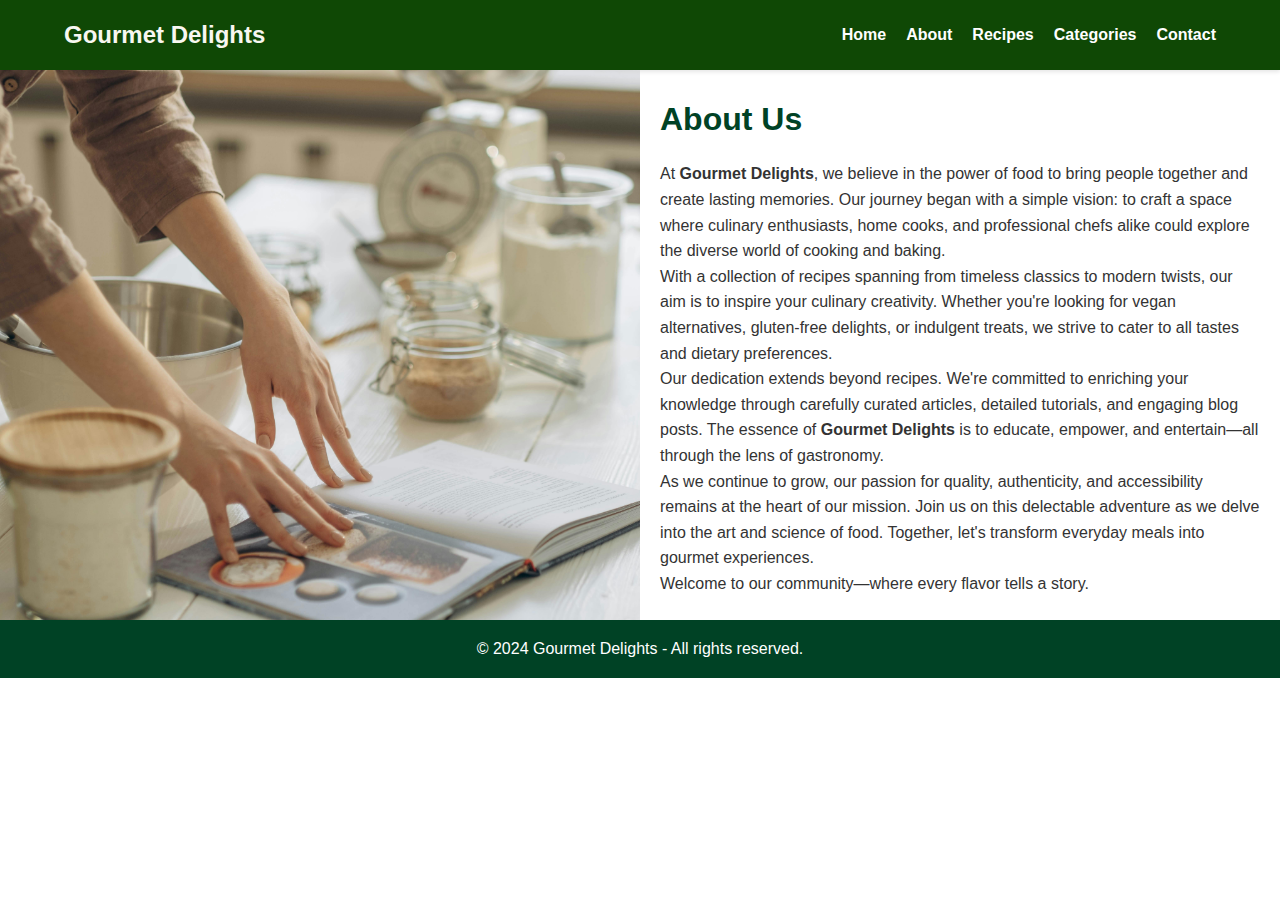
<file: About.html>
<!DOCTYPE html>
<html lang="en">
<head>
    <meta charset="UTF-8">
    <meta name="viewport" content="width=device-width, initial-scale=1.0">
    <title>About - Gourmet Delights</title>
    <link rel="stylesheet" href="styles.css">
</head>
<body>
    <header>
        <div class="header-content">
            <a href="index.html" style="text-decoration: none; color: inherit;">
                <h1>Gourmet Delights</h1>
            </a>
            <nav>
                <ul>
                    <li><a href="index.html">Home</a></li>
                    <li><a href="About.html">About</a></li>
                    <li><a href="Recipes.html">Recipes</a></li>
                    <li><a href="Categories.html">Categories</a></li>
                    <li><a href="Contact.html">Contact</a></li>
                </ul>
            </nav>
        </div>
    </header>

    <main>
        <section class="about">
            <div class="about-image">
                <!-- Image will be added via CSS -->
            </div>
            <div class="about-text">
                <h2>About Us</h2>
                <p>
                    At <strong>Gourmet Delights</strong>, we believe in the power of food to bring people together and create lasting memories. Our journey began with a simple vision: to craft a space where culinary enthusiasts, home cooks, and professional chefs alike could explore the diverse world of cooking and baking.
                </p>
                <p>
                    With a collection of recipes spanning from timeless classics to modern twists, our aim is to inspire your culinary creativity. Whether you're looking for vegan alternatives, gluten-free delights, or indulgent treats, we strive to cater to all tastes and dietary preferences.
                </p>
                <p>
                    Our dedication extends beyond recipes. We're committed to enriching your knowledge through carefully curated articles, detailed tutorials, and engaging blog posts. The essence of <strong>Gourmet Delights</strong> is to educate, empower, and entertain—all through the lens of gastronomy.
                </p>
                <p>
                    As we continue to grow, our passion for quality, authenticity, and accessibility remains at the heart of our mission. Join us on this delectable adventure as we delve into the art and science of food. Together, let's transform everyday meals into gourmet experiences.
                </p>
                <p>
                    Welcome to our community—where every flavor tells a story.
                </p>
            </div>
        </section>
    </main>

    <footer>
        <p>© 2024 Gourmet Delights - All rights reserved.</p>
    </footer>
</body>
</html>
</file>
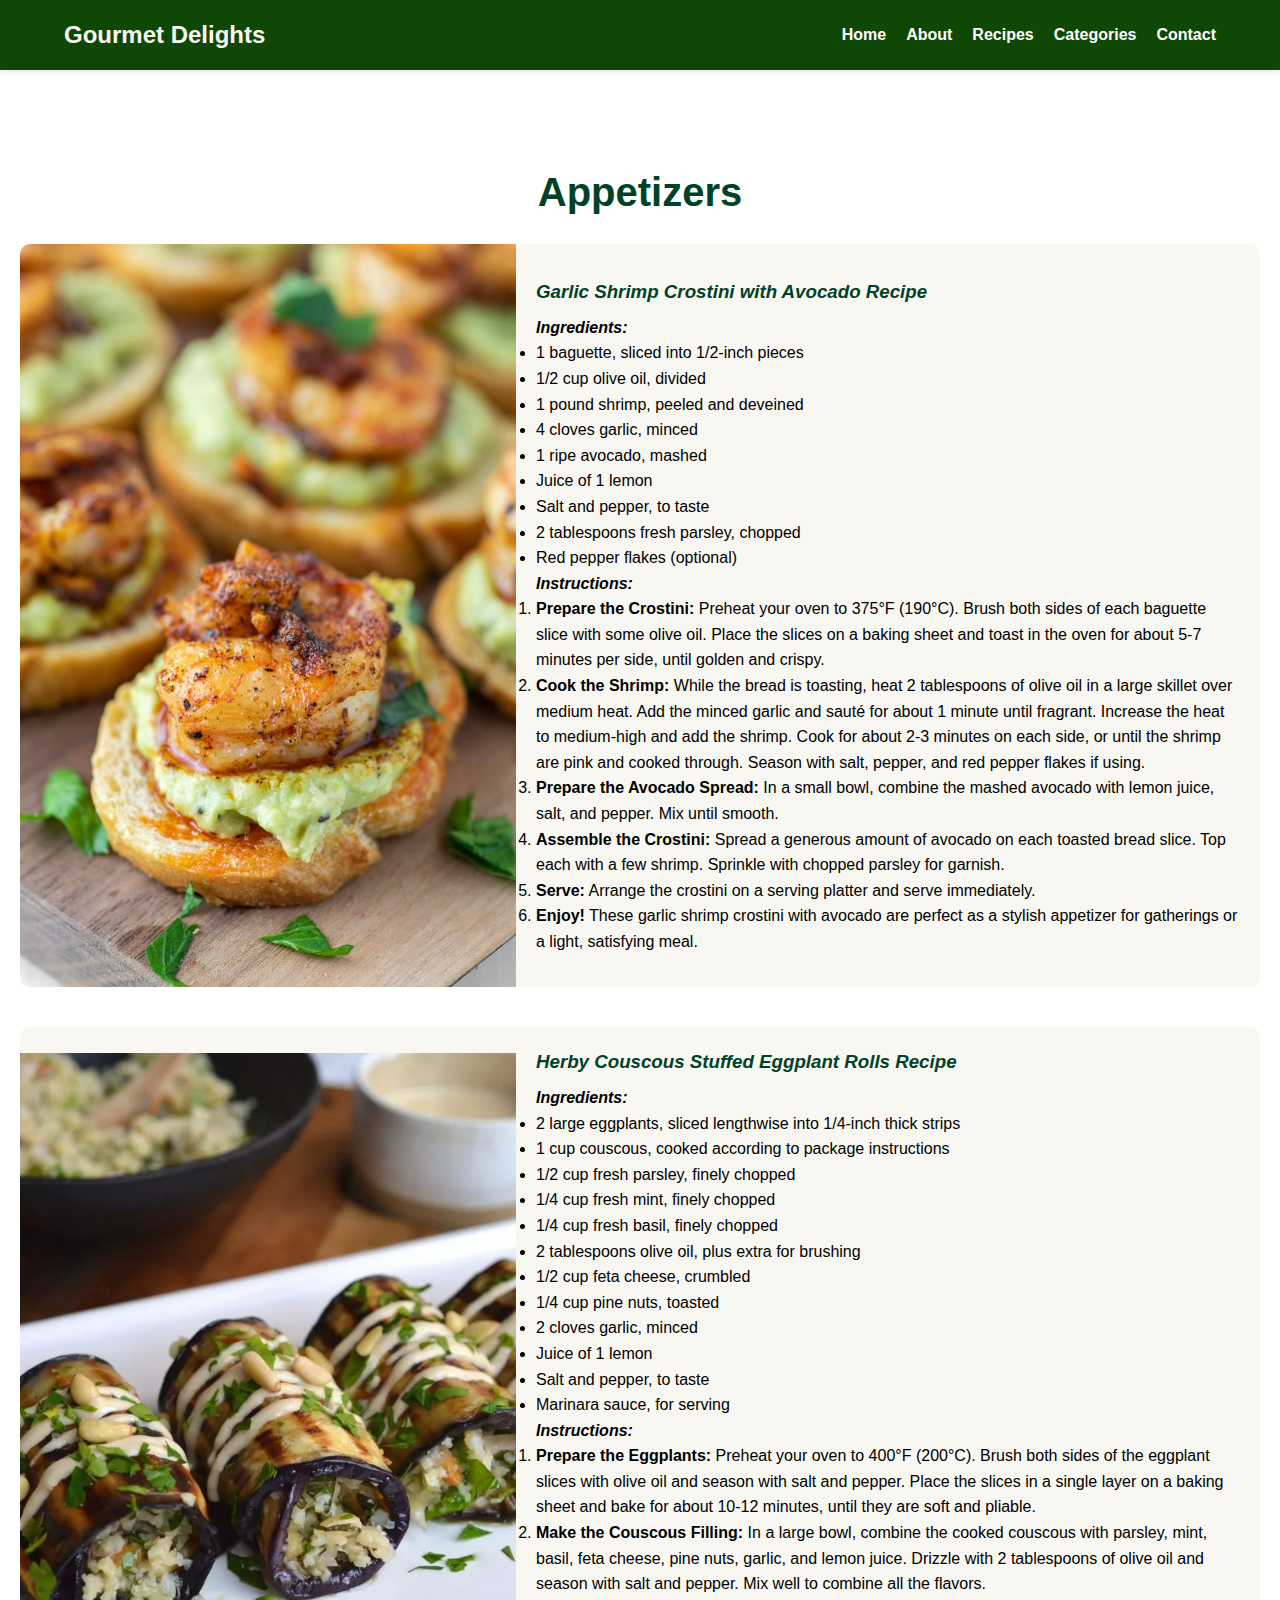
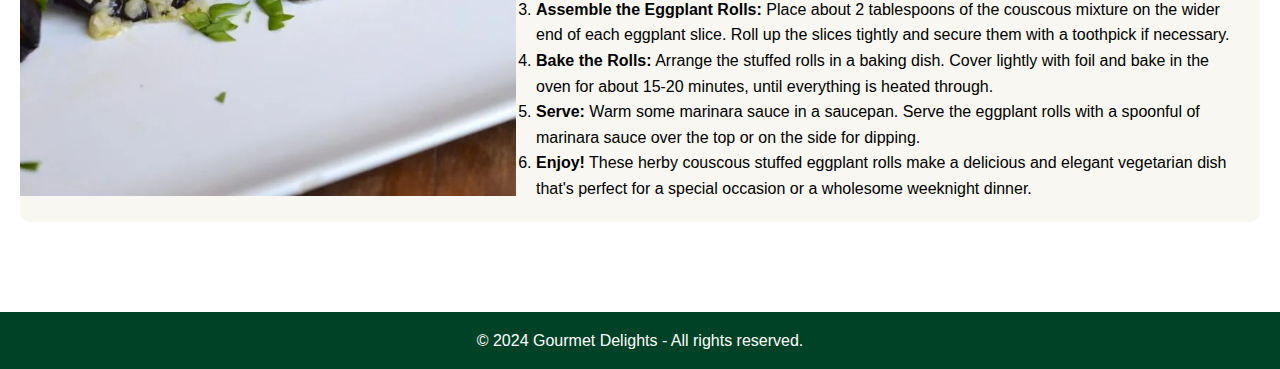
<file: Appetizer.html>
<!DOCTYPE html>
<html lang="en">
<head>
    <meta charset="UTF-8">
    <meta name="viewport" content="width=device-width, initial-scale=1.0">
    <title>Appetizers - Gourmet Delights</title>
    <link rel="stylesheet" href="styles.css">
</head>
<body>
    <header>
        <div class="header-content">
            <a href="index.html" style="text-decoration: none; color: inherit;">
                <h1>Gourmet Delights</h1>
            </a>
            <nav>
                <ul>
                    <li><a href="index.html">Home</a></li>
                    <li><a href="About.html">About</a></li>
                    <li><a href="Recipes.html">Recipes</a></li>
                    <li><a href="Categories.html">Categories</a></li>
                    <li><a href="Contact.html">Contact</a></li>
                </ul>
            </nav>
        </div>
    </header>

    <main>
        <section class="appetizers">
            <h2 class="page-title">Appetizers</h2>

            <div class="appetizer-gallery">
               
                <div class="appetizer-item">
                    <img src="img/Garlic Shrimp Crostini.jpg" alt="Garlic Shrimp Crostini" class="appetizer-image">
                    <div class="appetizer-text">
                        <h3><strong><em>Garlic Shrimp Crostini with Avocado Recipe</em></strong></h3>
                        <p><strong><em>Ingredients:</em></strong></p>
                        <ul>
                            <li>1 baguette, sliced into 1/2-inch pieces</li>
                            <li>1/2 cup olive oil, divided</li>
                            <li>1 pound shrimp, peeled and deveined</li>
                            <li>4 cloves garlic, minced</li>
                            <li>1 ripe avocado, mashed</li>
                            <li>Juice of 1 lemon</li>
                            <li>Salt and pepper, to taste</li>
                            <li>2 tablespoons fresh parsley, chopped</li>
                            <li>Red pepper flakes (optional)</li>
                        </ul>
                        <p><strong><em>Instructions:</em></strong></p>
                        <ol>
                            <li><strong>Prepare the Crostini:</strong> Preheat your oven to 375°F (190°C). Brush both sides of each baguette slice with some olive oil. Place the slices on a baking sheet and toast in the oven for about 5-7 minutes per side, until golden and crispy.</li>
                            <li><strong>Cook the Shrimp:</strong> While the bread is toasting, heat 2 tablespoons of olive oil in a large skillet over medium heat. Add the minced garlic and sauté for about 1 minute until fragrant. Increase the heat to medium-high and add the shrimp. Cook for about 2-3 minutes on each side, or until the shrimp are pink and cooked through. Season with salt, pepper, and red pepper flakes if using.</li>
                            <li><strong>Prepare the Avocado Spread:</strong> In a small bowl, combine the mashed avocado with lemon juice, salt, and pepper. Mix until smooth.</li>
                            <li><strong>Assemble the Crostini:</strong> Spread a generous amount of avocado on each toasted bread slice. Top each with a few shrimp. Sprinkle with chopped parsley for garnish.</li>
                            <li><strong>Serve:</strong> Arrange the crostini on a serving platter and serve immediately.</li>
                            <li><strong>Enjoy!</strong> These garlic shrimp crostini with avocado are perfect as a stylish appetizer for gatherings or a light, satisfying meal.</li>
                        </ol>
                    </div>
                </div>

                <div class="appetizer-item">
                    <img src="img/Herby Couscous Stuffed Eggplant Rolls.jpg" alt="Herby Couscous Stuffed Eggplant Rolls">
                    <div class="appetizer-text">
                        <h3><strong><em>Herby Couscous Stuffed Eggplant Rolls Recipe</em></strong></h3>
                        <p><strong><em>Ingredients:</em></strong></p>
                        <ul>
                            <li>2 large eggplants, sliced lengthwise into 1/4-inch thick strips</li>
                            <li>1 cup couscous, cooked according to package instructions</li>
                            <li>1/2 cup fresh parsley, finely chopped</li>
                            <li>1/4 cup fresh mint, finely chopped</li>
                            <li>1/4 cup fresh basil, finely chopped</li>
                            <li>2 tablespoons olive oil, plus extra for brushing</li>
                            <li>1/2 cup feta cheese, crumbled</li>
                            <li>1/4 cup pine nuts, toasted</li>
                            <li>2 cloves garlic, minced</li>
                            <li>Juice of 1 lemon</li>
                            <li>Salt and pepper, to taste</li>
                            <li>Marinara sauce, for serving</li>
                        </ul>
                        <p><strong><em>Instructions:</em></strong></p>
                        <ol>
                            <li><strong>Prepare the Eggplants:</strong> Preheat your oven to 400°F (200°C). Brush both sides of the eggplant slices with olive oil and season with salt and pepper. Place the slices in a single layer on a baking sheet and bake for about 10-12 minutes, until they are soft and pliable.</li>
                            <li><strong>Make the Couscous Filling:</strong> In a large bowl, combine the cooked couscous with parsley, mint, basil, feta cheese, pine nuts, garlic, and lemon juice. Drizzle with 2 tablespoons of olive oil and season with salt and pepper. Mix well to combine all the flavors.</li>
                            <li><strong>Assemble the Eggplant Rolls:</strong> Place about 2 tablespoons of the couscous mixture on the wider end of each eggplant slice. Roll up the slices tightly and secure them with a toothpick if necessary.</li>
                            <li><strong>Bake the Rolls:</strong> Arrange the stuffed rolls in a baking dish. Cover lightly with foil and bake in the oven for about 15-20 minutes, until everything is heated through.</li>
                            <li><strong>Serve:</strong> Warm some marinara sauce in a saucepan. Serve the eggplant rolls with a spoonful of marinara sauce over the top or on the side for dipping.</li>
                            <li><strong>Enjoy!</strong> These herby couscous stuffed eggplant rolls make a delicious and elegant vegetarian dish that's perfect for a special occasion or a wholesome weeknight dinner.</li>
                        </ol>
                    </div>
                </div>

            </div>
        </section>
    </main>

    <footer>
        <p>© 2024 Gourmet Delights - All rights reserved.</p>
    </footer>
</body>
</html>
</file>
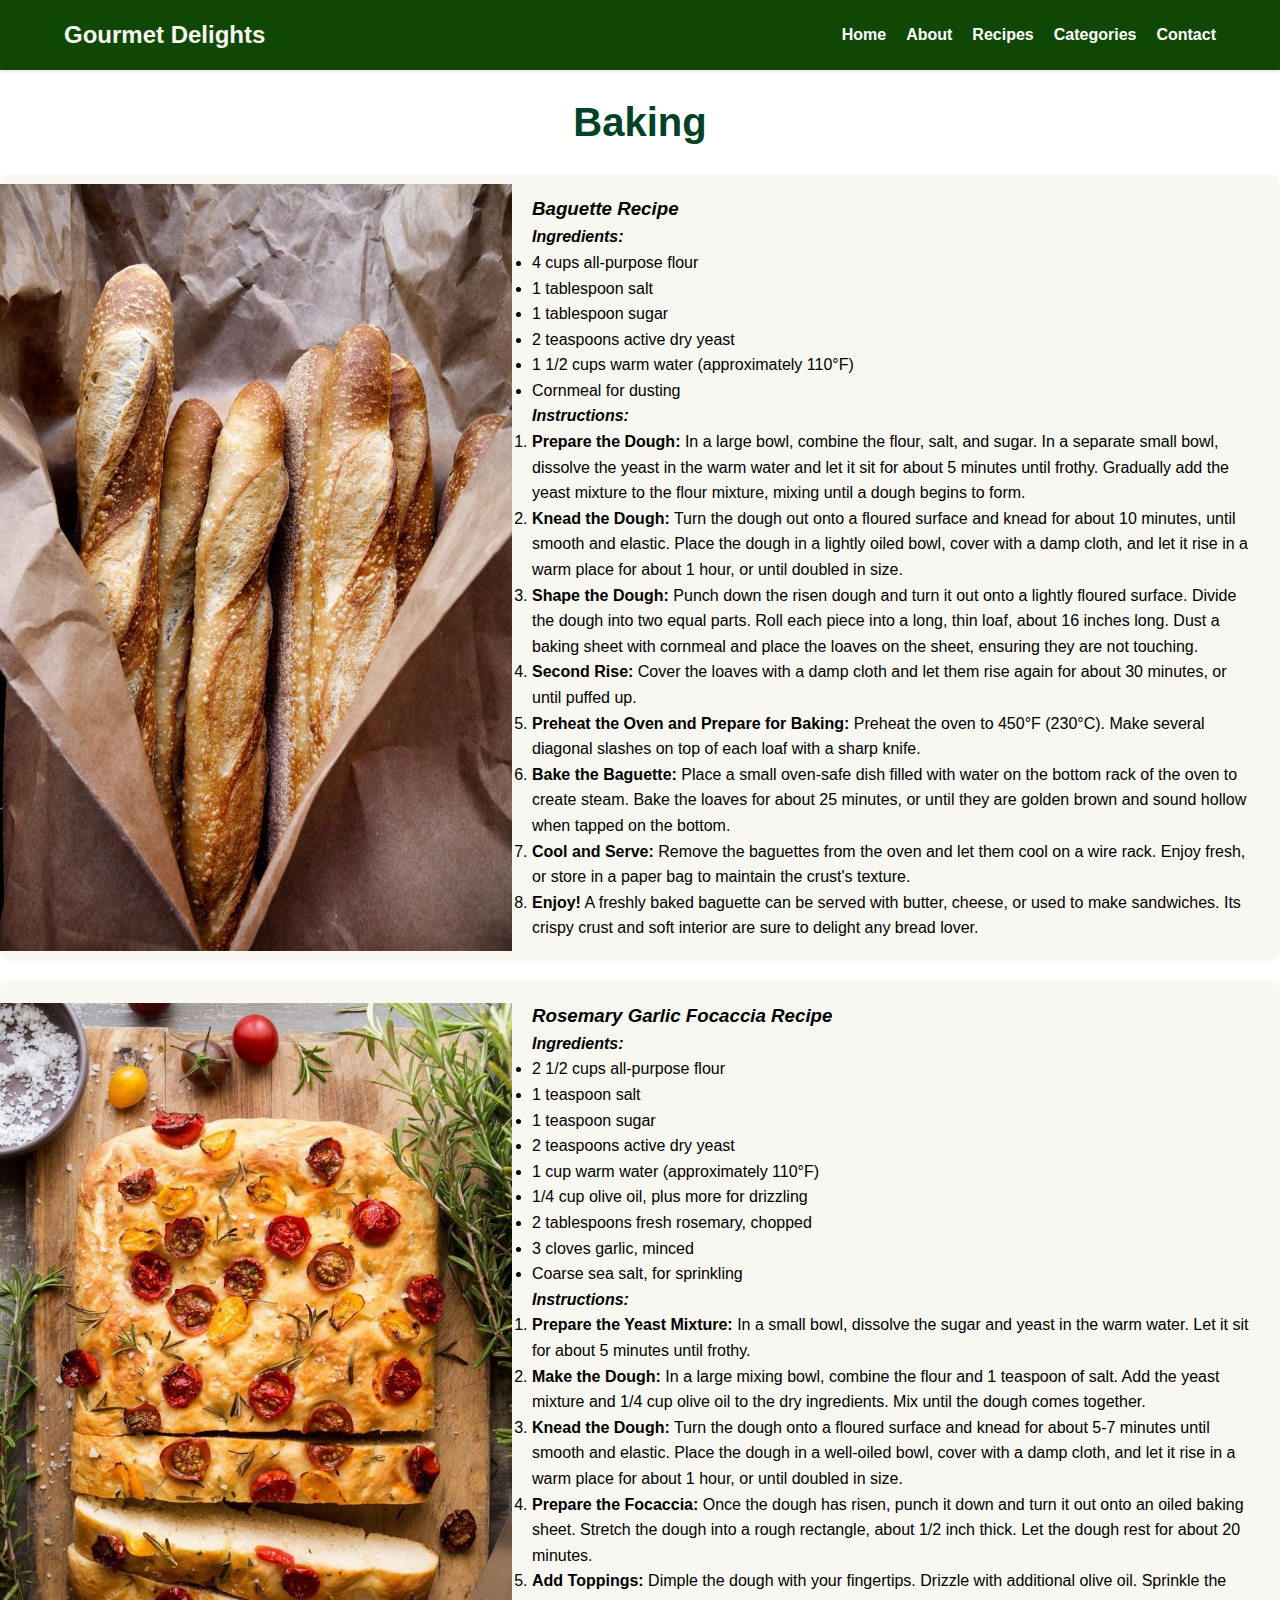
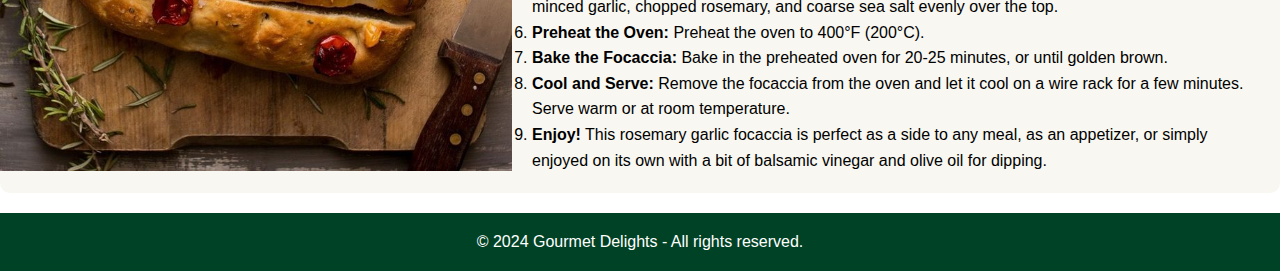
<file: Baking.html>
<!DOCTYPE html>
<html lang="en">
<head>
    <meta charset="UTF-8">
    <meta name="viewport" content="width=device-width, initial-scale=1.0">
    <title>Baking - Gourmet Delights</title>
    <link rel="stylesheet" href="styles.css">
</head>
<body>
    <header>
        <div class="header-content">
            <a href="index.html" style="text-decoration: none; color: inherit;">
                <h1>Gourmet Delights</h1>
            </a>
            <nav>
                <ul>
                    <li><a href="index.html">Home</a></li>
                    <li><a href="About.html">About</a></li>
                    <li><a href="Recipes.html">Recipes</a></li>
                    <li><a href="Categories.html">Categories</a></li>
                    <li><a href="Contact.html">Contact</a></li>
                </ul>
            </nav>
        </div>
    </header>

    <main>
        <section class="baking">
            <h2 class="page-title">Baking</h2>
            <div class="baking-gallery">
               
                <div class="baking-item">
                    <img src="img/Baguette.jpg" alt="Baguette" class="baking-image">
                    <div class="baking-text">
                        <h3><strong><em>Baguette Recipe</em></strong></h3>
                        <p><strong><em>Ingredients:</em></strong></p>
                        <ul>
                            <li>4 cups all-purpose flour</li>
                            <li>1 tablespoon salt</li>
                            <li>1 tablespoon sugar</li>
                            <li>2 teaspoons active dry yeast</li>
                            <li>1 1/2 cups warm water (approximately 110°F)</li>
                            <li>Cornmeal for dusting</li>
                        </ul>
                        <p><strong><em>Instructions:</em></strong></p>
                        <ol>
                            <li><strong>Prepare the Dough:</strong> In a large bowl, combine the flour, salt, and sugar. In a separate small bowl, dissolve the yeast in the warm water and let it sit for about 5 minutes until frothy. Gradually add the yeast mixture to the flour mixture, mixing until a dough begins to form.</li>
                            <li><strong>Knead the Dough:</strong> Turn the dough out onto a floured surface and knead for about 10 minutes, until smooth and elastic. Place the dough in a lightly oiled bowl, cover with a damp cloth, and let it rise in a warm place for about 1 hour, or until doubled in size.</li>
                            <li><strong>Shape the Dough:</strong> Punch down the risen dough and turn it out onto a lightly floured surface. Divide the dough into two equal parts. Roll each piece into a long, thin loaf, about 16 inches long. Dust a baking sheet with cornmeal and place the loaves on the sheet, ensuring they are not touching.</li>
                            <li><strong>Second Rise:</strong> Cover the loaves with a damp cloth and let them rise again for about 30 minutes, or until puffed up.</li>
                            <li><strong>Preheat the Oven and Prepare for Baking:</strong> Preheat the oven to 450°F (230°C). Make several diagonal slashes on top of each loaf with a sharp knife.</li>
                            <li><strong>Bake the Baguette:</strong> Place a small oven-safe dish filled with water on the bottom rack of the oven to create steam. Bake the loaves for about 25 minutes, or until they are golden brown and sound hollow when tapped on the bottom.</li>
                            <li><strong>Cool and Serve:</strong> Remove the baguettes from the oven and let them cool on a wire rack. Enjoy fresh, or store in a paper bag to maintain the crust's texture.</li>
                            <li><strong>Enjoy!</strong> A freshly baked baguette can be served with butter, cheese, or used to make sandwiches. Its crispy crust and soft interior are sure to delight any bread lover.</li>
                        </ol>
                    </div>
                </div>
                
                <div class="baking-item">
                    <img src="img/Rosemary Garlic Focaccia.jpg" alt="Rosemary Garlic Focaccia" class="baking-image">
                    <div class="baking-text">
                        <h3><strong><em>Rosemary Garlic Focaccia Recipe</em></strong></h3>
                        <p><strong><em>Ingredients:</em></strong></p>
                        <ul>
                            <li>2 1/2 cups all-purpose flour</li>
                            <li>1 teaspoon salt</li>
                            <li>1 teaspoon sugar</li>
                            <li>2 teaspoons active dry yeast</li>
                            <li>1 cup warm water (approximately 110°F)</li>
                            <li>1/4 cup olive oil, plus more for drizzling</li>
                            <li>2 tablespoons fresh rosemary, chopped</li>
                            <li>3 cloves garlic, minced</li>
                            <li>Coarse sea salt, for sprinkling</li>
                        </ul>
                        <p><strong><em>Instructions:</em></strong></p>
                        <ol>
                            <li><strong>Prepare the Yeast Mixture:</strong> In a small bowl, dissolve the sugar and yeast in the warm water. Let it sit for about 5 minutes until frothy.</li>
                            <li><strong>Make the Dough:</strong> In a large mixing bowl, combine the flour and 1 teaspoon of salt. Add the yeast mixture and 1/4 cup olive oil to the dry ingredients. Mix until the dough comes together.</li>
                            <li><strong>Knead the Dough:</strong> Turn the dough onto a floured surface and knead for about 5-7 minutes until smooth and elastic. Place the dough in a well-oiled bowl, cover with a damp cloth, and let it rise in a warm place for about 1 hour, or until doubled in size.</li>
                            <li><strong>Prepare the Focaccia:</strong> Once the dough has risen, punch it down and turn it out onto an oiled baking sheet. Stretch the dough into a rough rectangle, about 1/2 inch thick. Let the dough rest for about 20 minutes.</li>
                            <li><strong>Add Toppings:</strong> Dimple the dough with your fingertips. Drizzle with additional olive oil. Sprinkle the minced garlic, chopped rosemary, and coarse sea salt evenly over the top.</li>
                            <li><strong>Preheat the Oven:</strong> Preheat the oven to 400°F (200°C).</li>
                            <li><strong>Bake the Focaccia:</strong> Bake in the preheated oven for 20-25 minutes, or until golden brown.</li>
                            <li><strong>Cool and Serve:</strong> Remove the focaccia from the oven and let it cool on a wire rack for a few minutes. Serve warm or at room temperature.</li>
                            <li><strong>Enjoy!</strong> This rosemary garlic focaccia is perfect as a side to any meal, as an appetizer, or simply enjoyed on its own with a bit of balsamic vinegar and olive oil for dipping.</li>
                        </ol>
                    </div>
                </div>

            </div>
        </section>
    </main>

    <footer>
        <p>© 2024 Gourmet Delights - All rights reserved.</p>
    </footer>
</body>
</html>
</file>
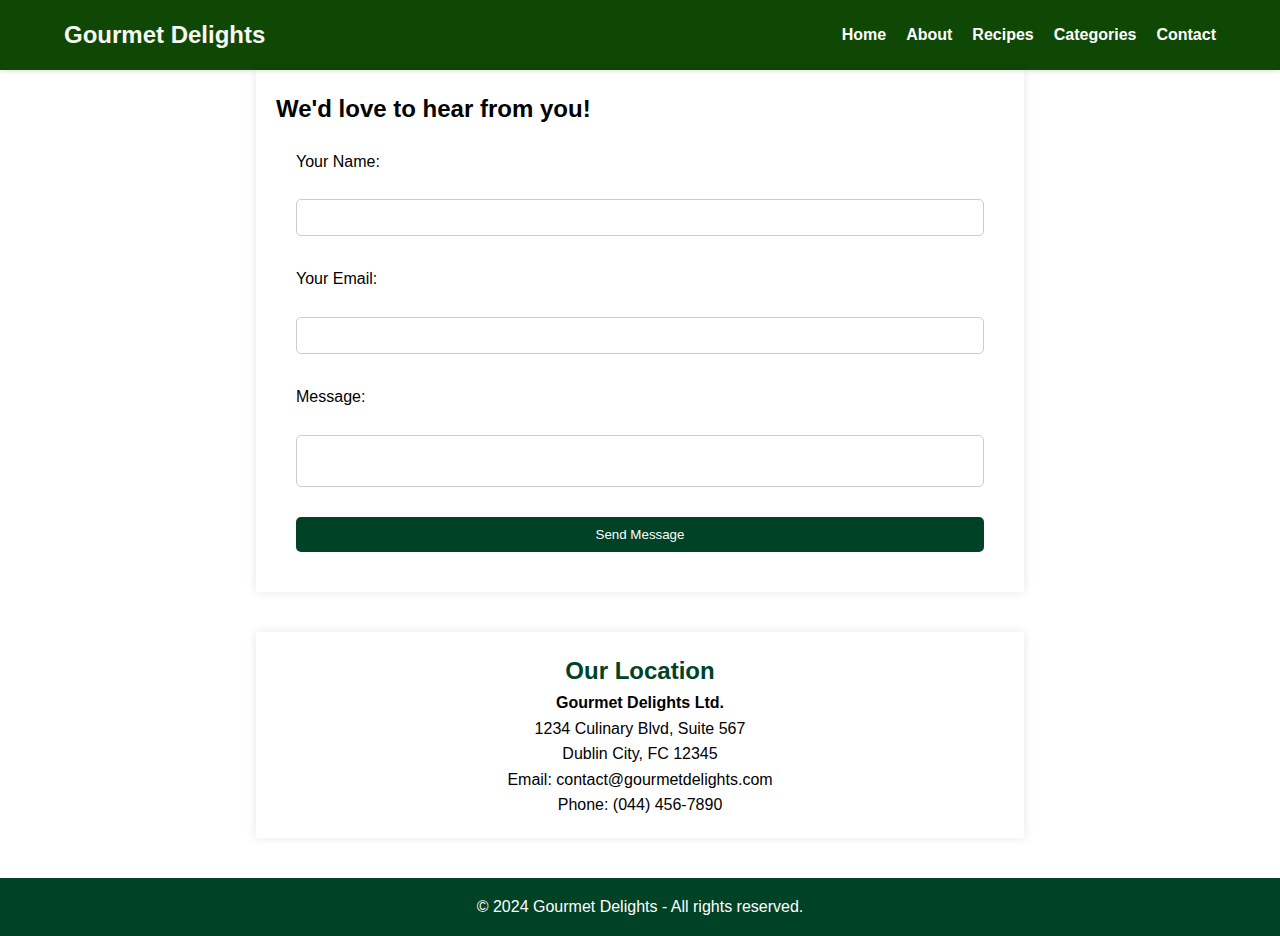
<file: Contact.html>
<!DOCTYPE html>
<html lang="en">
<head>
    <meta charset="UTF-8">
    <meta name="viewport" content="width=device-width, initial-scale=1.0">
    <title>Contact Us - Gourmet Delights</title>
    <link rel="stylesheet" href="styles.css">
</head>
<body>
    <header>
        <div class="header-content">
            <a href="index.html" style="text-decoration: none; color: inherit;">
                <h1>Gourmet Delights</h1>
           
            <nav>
                <ul>
                    <li><a href="index.html">Home</a></li>
                    <li><a href="About.html">About</a></li>
                    <li><a href="Recipes.html">Recipes</a></li>
                    <li><a href="Categories.html">Categories</a></li>
                    <li><a href="Contact.html">Contact</a></li>
                </ul>
            </nav>
        </div>
    </header>

    <main>
        <section class="contact-form">
            <h2>We'd love to hear from you!</h2>
            <form action="#" method="post">
                <label for="name">Your Name:</label>
                <input type="text" id="name" name="name" required>

                <label for="email">Your Email:</label>
                <input type="email" id="email" name="email" required>

                <label for="message">Message:</label>
                <textarea id="message" name="message" required></textarea>

                <button type="submit">Send Message</button>
            </form>
        </section>
        <section class="contact-info">
            <h2>Our Location</h2>
            <p><strong>Gourmet Delights Ltd.</strong></p>
            <p>1234 Culinary Blvd, Suite 567</p>
            <p>Dublin City, FC 12345</p>
            <p>Email: contact@gourmetdelights.com</p>
            <p>Phone: (044) 456-7890</p>
        </section>
    </main>

    <footer>
        <!-- Footer content here -->
        <p>© 2024 Gourmet Delights - All rights reserved.</p>
    </footer>
</body>
</html>
</file>
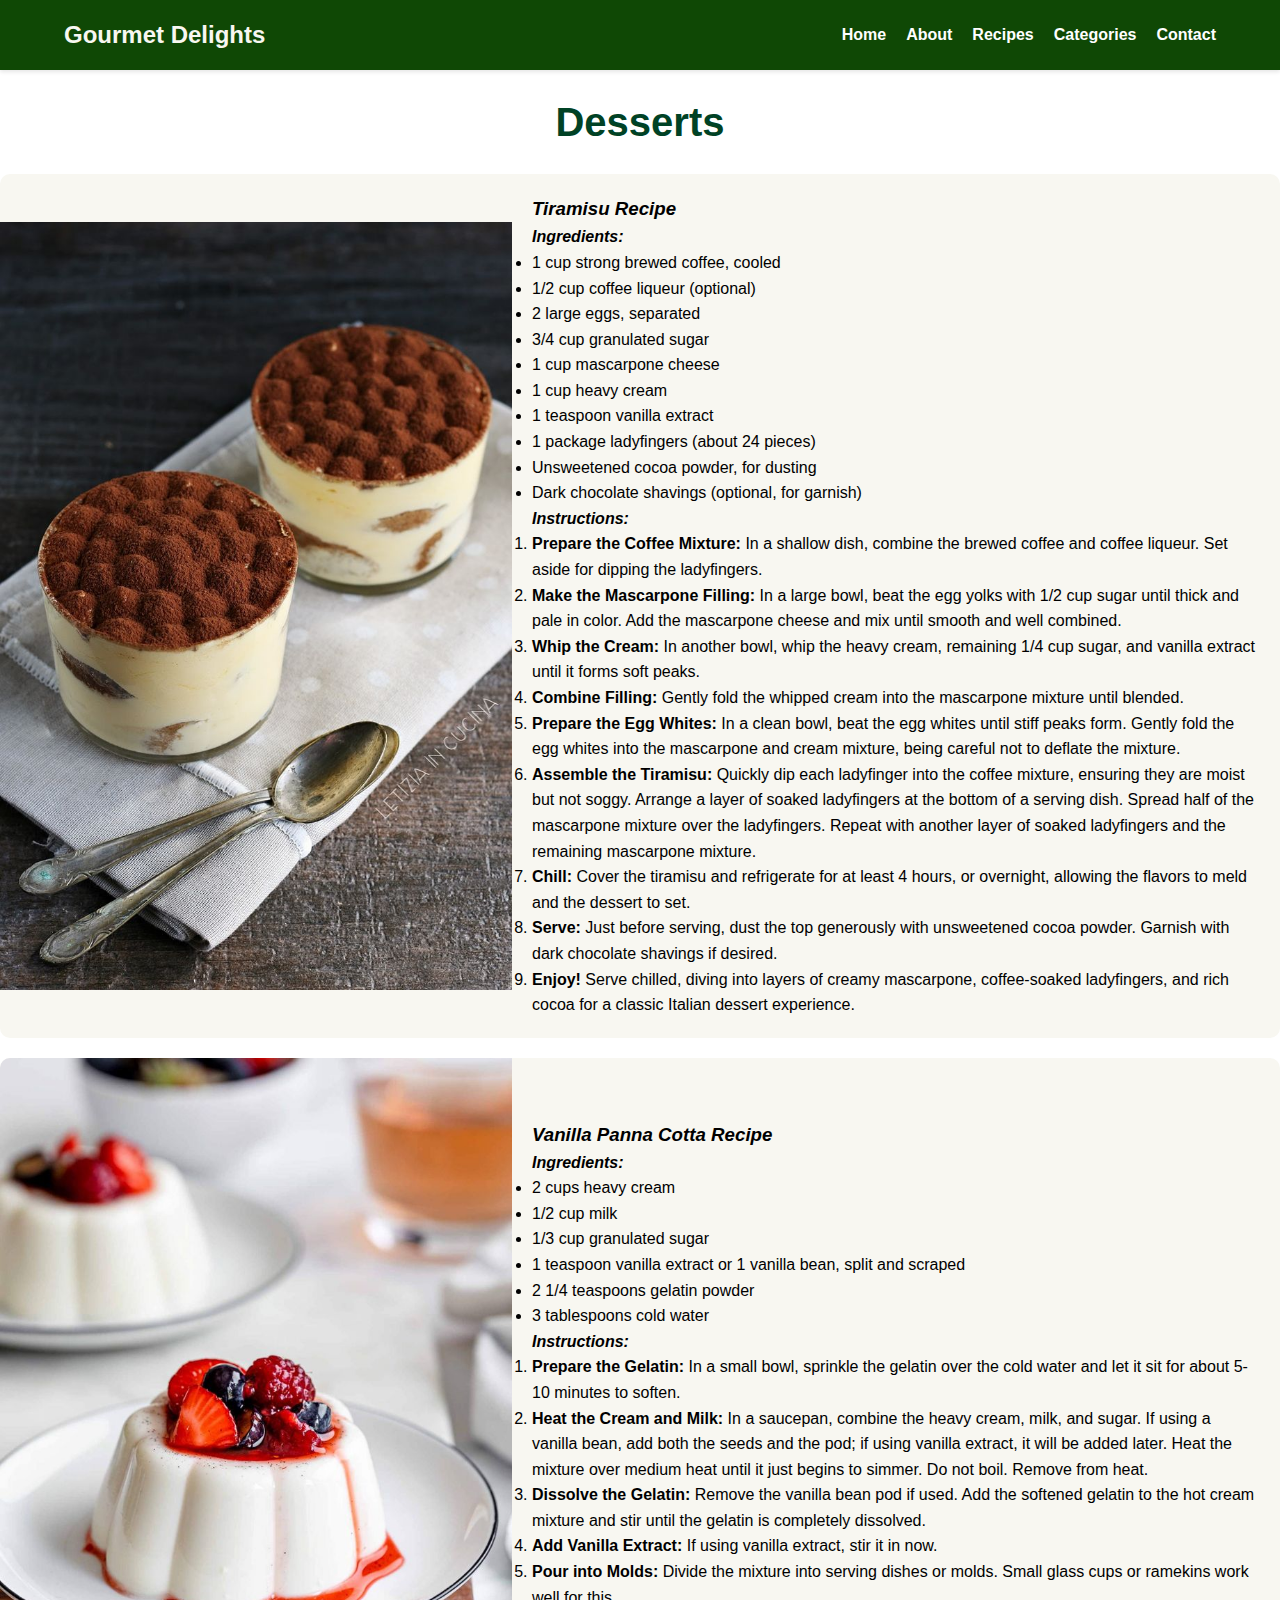
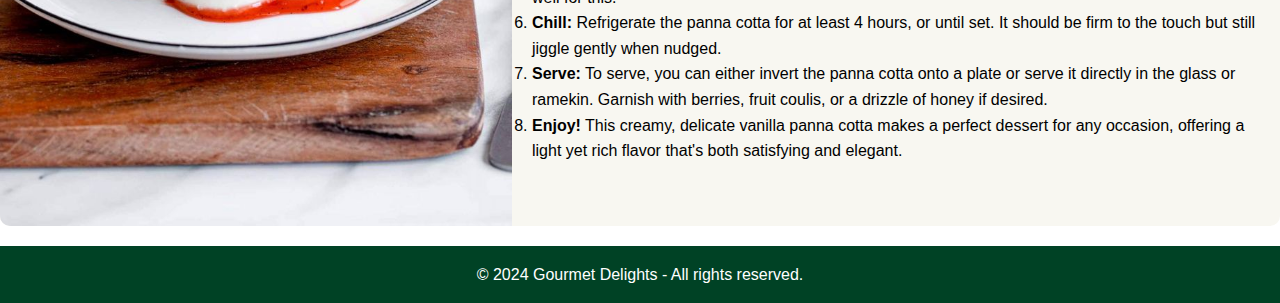
<file: Desserts.html>
<!DOCTYPE html>
<html lang="en">
<head>
    <meta charset="UTF-8">
    <meta name="viewport" content="width=device-width, initial-scale=1.0">
    <title>Desserts - Gourmet Delights</title>
    <link rel="stylesheet" href="styles.css">
</head>
<body>
    <header>
        <div class="header-content">
            <a href="index.html" style="text-decoration: none; color: inherit;">
                <h1>Gourmet Delights</h1>
            </a>
            <nav>
                <ul>
                    <li><a href="index.html">Home</a></li>
                    <li><a href="About.html">About</a></li>
                    <li><a href="Recipes.html">Recipes</a></li>
                    <li><a href="Categories.html">Categories</a></li>
                    <li><a href="Contact.html">Contact</a></li>
                </ul>
            </nav>
        </div>
    </header>

    <main>
        <section class="desserts">
            <h2 class="page-title">Desserts</h2>
            <div class="dessert-gallery">
                <!-- Tiramisu Recipe -->
                <div class="dessert-item">
                    <img src="img/Tiramisu.jpg" alt="Tiramisu" class="dessert-image">
                    <div class="dessert-text">
                        <h3><strong><em>Tiramisu Recipe</em></strong></h3>
                        <p><strong><em>Ingredients:</em></strong></p>
                        <ul>
                            <li>1 cup strong brewed coffee, cooled</li>
                            <li>1/2 cup coffee liqueur (optional)</li>
                            <li>2 large eggs, separated</li>
                            <li>3/4 cup granulated sugar</li>
                            <li>1 cup mascarpone cheese</li>
                            <li>1 cup heavy cream</li>
                            <li>1 teaspoon vanilla extract</li>
                            <li>1 package ladyfingers (about 24 pieces)</li>
                            <li>Unsweetened cocoa powder, for dusting</li>
                            <li>Dark chocolate shavings (optional, for garnish)</li>
                        </ul>
                        <p><strong><em>Instructions:</em></strong></p>
                        <ol>
                            <li><strong>Prepare the Coffee Mixture:</strong> In a shallow dish, combine the brewed coffee and coffee liqueur. Set aside for dipping the ladyfingers.</li>
                            <li><strong>Make the Mascarpone Filling:</strong> In a large bowl, beat the egg yolks with 1/2 cup sugar until thick and pale in color. Add the mascarpone cheese and mix until smooth and well combined.</li>
                            <li><strong>Whip the Cream:</strong> In another bowl, whip the heavy cream, remaining 1/4 cup sugar, and vanilla extract until it forms soft peaks.</li>
                            <li><strong>Combine Filling:</strong> Gently fold the whipped cream into the mascarpone mixture until blended.</li>
                            <li><strong>Prepare the Egg Whites:</strong> In a clean bowl, beat the egg whites until stiff peaks form. Gently fold the egg whites into the mascarpone and cream mixture, being careful not to deflate the mixture.</li>
                            <li><strong>Assemble the Tiramisu:</strong> Quickly dip each ladyfinger into the coffee mixture, ensuring they are moist but not soggy. Arrange a layer of soaked ladyfingers at the bottom of a serving dish. Spread half of the mascarpone mixture over the ladyfingers. Repeat with another layer of soaked ladyfingers and the remaining mascarpone mixture.</li>
                            <li><strong>Chill:</strong> Cover the tiramisu and refrigerate for at least 4 hours, or overnight, allowing the flavors to meld and the dessert to set.</li>
                            <li><strong>Serve:</strong> Just before serving, dust the top generously with unsweetened cocoa powder. Garnish with dark chocolate shavings if desired.</li>
                            <li><strong>Enjoy!</strong> Serve chilled, diving into layers of creamy mascarpone, coffee-soaked ladyfingers, and rich cocoa for a classic Italian dessert experience.</li>
                        </ol>
                    </div>
                </div>

                <!-- Vanilla Panna Cotta Recipe -->
                <div class="dessert-item">
                    <img src="img/Vanilla Panna Cotta.jpg" alt="Vanilla Panna Cotta" class="dessert-image">
                    <div class="dessert-text">
                        <h3><strong><em>Vanilla Panna Cotta Recipe</em></strong></h3>
                        <p><strong><em>Ingredients:</em></strong></p>
                        <ul>
                            <li>2 cups heavy cream</li>
                            <li>1/2 cup milk</li>
                            <li>1/3 cup granulated sugar</li>
                            <li>1 teaspoon vanilla extract or 1 vanilla bean, split and scraped</li>
                            <li>2 1/4 teaspoons gelatin powder</li>
                            <li>3 tablespoons cold water</li>
                        </ul>
                        <p><strong><em>Instructions:</em></strong></p>
                        <ol>
                            <li><strong>Prepare the Gelatin:</strong> In a small bowl, sprinkle the gelatin over the cold water and let it sit for about 5-10 minutes to soften.</li>
                            <li><strong>Heat the Cream and Milk:</strong> In a saucepan, combine the heavy cream, milk, and sugar. If using a vanilla bean, add both the seeds and the pod; if using vanilla extract, it will be added later. Heat the mixture over medium heat until it just begins to simmer. Do not boil. Remove from heat.</li>
                            <li><strong>Dissolve the Gelatin:</strong> Remove the vanilla bean pod if used. Add the softened gelatin to the hot cream mixture and stir until the gelatin is completely dissolved.</li>
                            <li><strong>Add Vanilla Extract:</strong> If using vanilla extract, stir it in now.</li>
                            <li><strong>Pour into Molds:</strong> Divide the mixture into serving dishes or molds. Small glass cups or ramekins work well for this.</li>
                            <li><strong>Chill:</strong> Refrigerate the panna cotta for at least 4 hours, or until set. It should be firm to the touch but still jiggle gently when nudged.</li>
                            <li><strong>Serve:</strong> To serve, you can either invert the panna cotta onto a plate or serve it directly in the glass or ramekin. Garnish with berries, fruit coulis, or a drizzle of honey if desired.</li>
                            <li><strong>Enjoy!</strong> This creamy, delicate vanilla panna cotta makes a perfect dessert for any occasion, offering a light yet rich flavor that's both satisfying and elegant.</li>
                        </ol>
                    </div>
                </div>
            </div>
        </section>
    </main>

    <footer>
        <p>© 2024 Gourmet Delights - All rights reserved.</p>
    </footer>
</body>
</html>
</file>
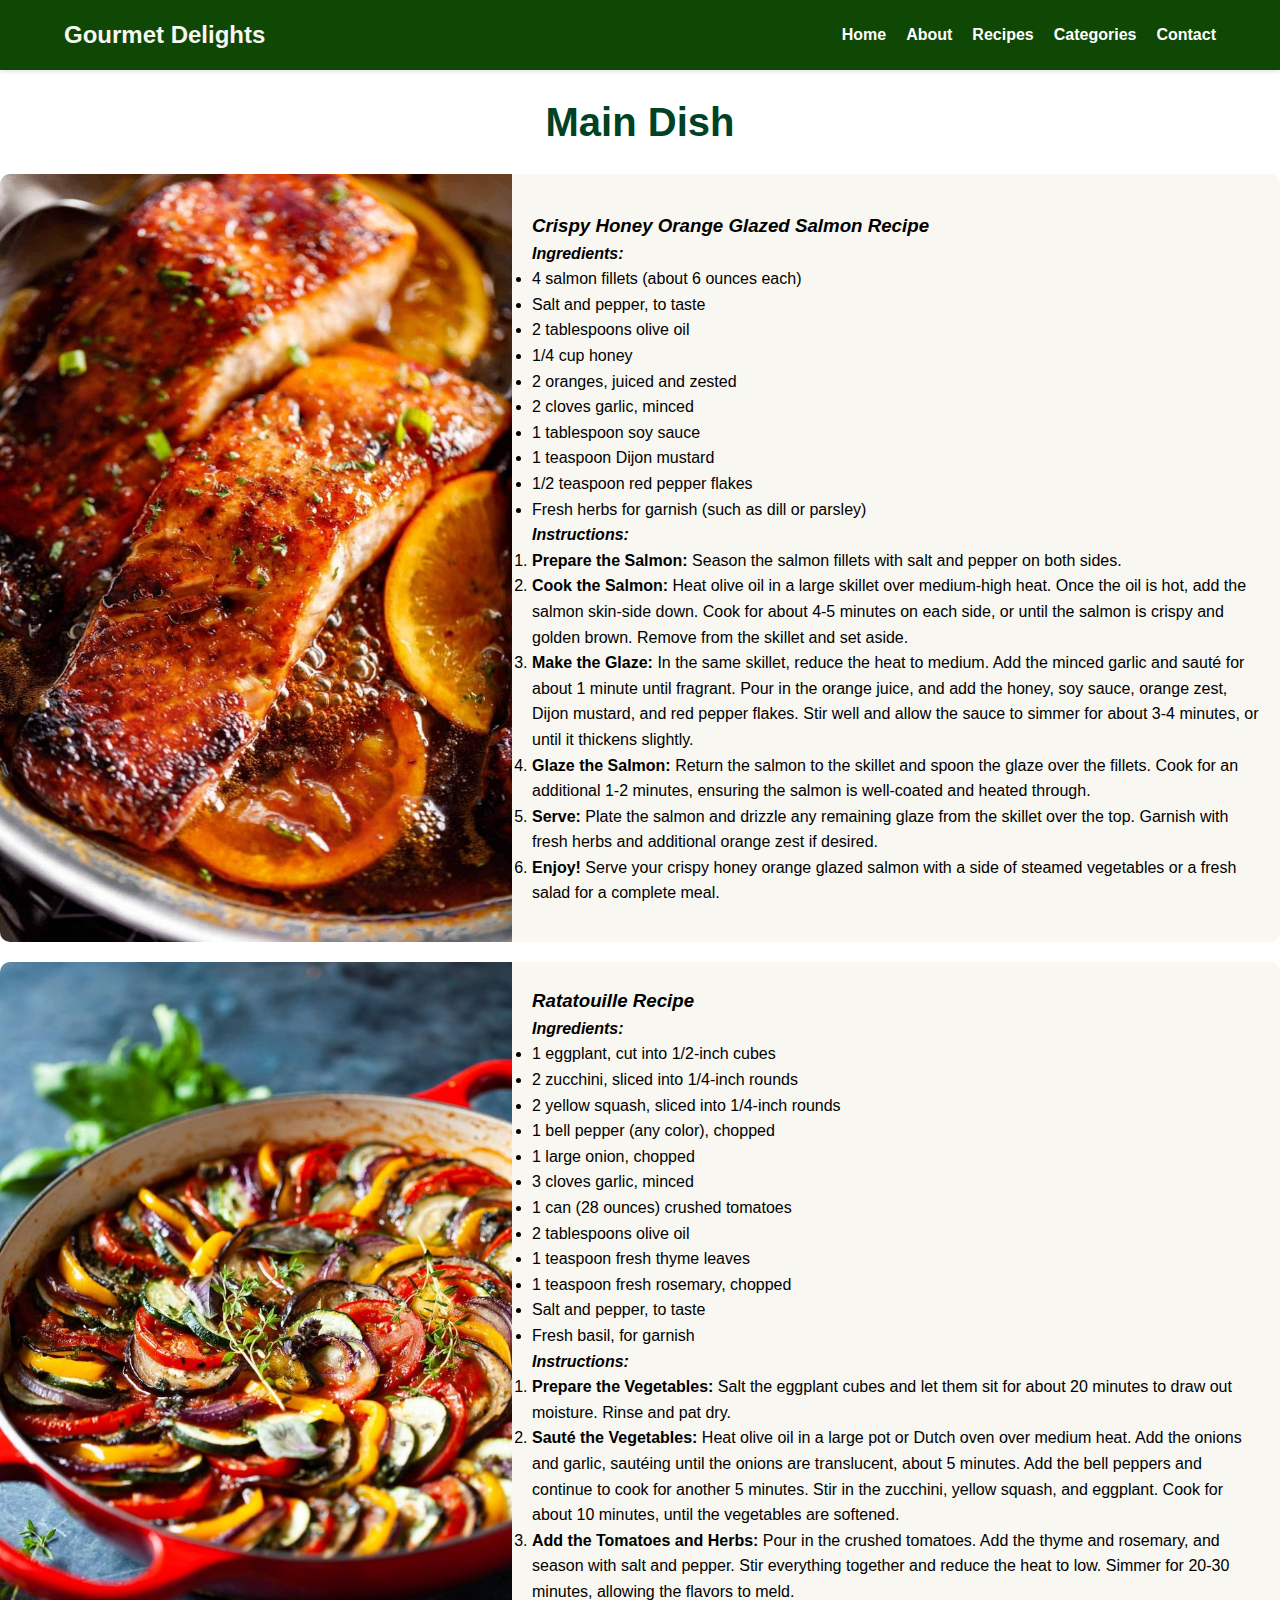
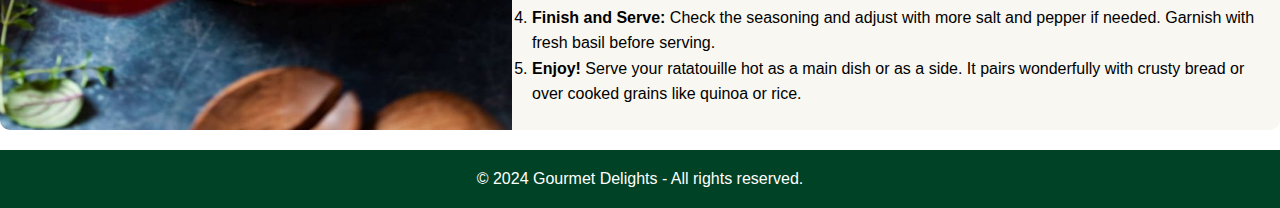
<file: MainDish.html>
<!DOCTYPE html>
<html lang="en">
<head>
    <meta charset="UTF-8">
    <meta name="viewport" content="width=device-width, initial-scale=1.0">
    <title>Main Dish - Gourmet Delights</title>
    <link rel="stylesheet" href="styles.css">
</head>
<body>
    <header>
        <div class="header-content">
            <a href="index.html" style="text-decoration: none; color: inherit;">
                <h1>Gourmet Delights</h1>
            </a>
            <nav>
                <ul>
                    <li><a href="index.html">Home</a></li>
                    <li><a href="About.html">About</a></li>
                    <li><a href="Recipes.html">Recipes</a></li>
                    <li><a href="Categories.html">Categories</a></li>
                    <li><a href="Contact.html">Contact</a></li>
                </ul>
            </nav>
        </div>
    </header>

    <main>
        <section class="MainDish">
            <h2 class="page-title">Main Dish</h2>
            <div class="MainDish-gallery">
               
                <div class="MainDish-item">
                    <img src="img/Salmon.jpg" alt="Crispy Honey Orange Glazed Salmon" class="MainDish-image">
                    <div class="MainDish-text">
                        <h3><em><strong>Crispy Honey Orange Glazed Salmon Recipe</strong></em></h3>
                        <p><strong><em>Ingredients:</em></strong></p>
                        <ul>
                            <li>4 salmon fillets (about 6 ounces each)</li>
                            <li>Salt and pepper, to taste</li>
                            <li>2 tablespoons olive oil</li>
                            <li>1/4 cup honey</li>
                            <li>2 oranges, juiced and zested</li>
                            <li>2 cloves garlic, minced</li>
                            <li>1 tablespoon soy sauce</li>
                            <li>1 teaspoon Dijon mustard</li>
                            <li>1/2 teaspoon red pepper flakes</li>
                            <li>Fresh herbs for garnish (such as dill or parsley)</li>
                        </ul>

                        <p><strong><em>Instructions:</em></strong></p>
                        <ol>
                            <li><strong>Prepare the Salmon:</strong> Season the salmon fillets with salt and pepper on both sides.</li>
                            <li><strong>Cook the Salmon:</strong> Heat olive oil in a large skillet over medium-high heat. Once the oil is hot, add the salmon skin-side down. Cook for about 4-5 minutes on each side, or until the salmon is crispy and golden brown. Remove from the skillet and set aside.</li>
                            <li><strong>Make the Glaze:</strong> In the same skillet, reduce the heat to medium. Add the minced garlic and sauté for about 1 minute until fragrant. Pour in the orange juice, and add the honey, soy sauce, orange zest, Dijon mustard, and red pepper flakes. Stir well and allow the sauce to simmer for about 3-4 minutes, or until it thickens slightly.</li>
                            <li><strong>Glaze the Salmon:</strong> Return the salmon to the skillet and spoon the glaze over the fillets. Cook for an additional 1-2 minutes, ensuring the salmon is well-coated and heated through.</li>
                            <li><strong>Serve:</strong> Plate the salmon and drizzle any remaining glaze from the skillet over the top. Garnish with fresh herbs and additional orange zest if desired.</li>
                            <li><strong>Enjoy!</strong> Serve your crispy honey orange glazed salmon with a side of steamed vegetables or a fresh salad for a complete meal.</li>
                        </ol>
                    </div>
                </div>
                
                <div class="MainDish-item">
                    <img src="img/Classic French Ratatouille.jpg" alt="Ratatouille" class="MainDish-image">
                    <div class="MainDish-text">
                        <h3><em><strong>Ratatouille Recipe</strong></em></h3>
                        <p><strong><em>Ingredients:</em></strong></p>
                        <ul>
                            <li>1 eggplant, cut into 1/2-inch cubes</li>
                            <li>2 zucchini, sliced into 1/4-inch rounds</li>
                            <li>2 yellow squash, sliced into 1/4-inch rounds</li>
                            <li>1 bell pepper (any color), chopped</li>
                            <li>1 large onion, chopped</li>
                            <li>3 cloves garlic, minced</li>
                            <li>1 can (28 ounces) crushed tomatoes</li>
                            <li>2 tablespoons olive oil</li>
                            <li>1 teaspoon fresh thyme leaves</li>
                            <li>1 teaspoon fresh rosemary, chopped</li>
                            <li>Salt and pepper, to taste</li>
                            <li>Fresh basil, for garnish</li>
                        </ul>

                        <p><strong><em>Instructions:</em></strong></p>
                        <ol>
                            <li><strong>Prepare the Vegetables:</strong> Salt the eggplant cubes and let them sit for about 20 minutes to draw out moisture. Rinse and pat dry.</li>
                            <li><strong>Sauté the Vegetables:</strong> Heat olive oil in a large pot or Dutch oven over medium heat. Add the onions and garlic, sautéing until the onions are translucent, about 5 minutes. Add the bell peppers and continue to cook for another 5 minutes. Stir in the zucchini, yellow squash, and eggplant. Cook for about 10 minutes, until the vegetables are softened.</li>
                            <li><strong>Add the Tomatoes and Herbs:</strong> Pour in the crushed tomatoes. Add the thyme and rosemary, and season with salt and pepper. Stir everything together and reduce the heat to low. Simmer for 20-30 minutes, allowing the flavors to meld.</li>
                            <li><strong>Finish and Serve:</strong> Check the seasoning and adjust with more salt and pepper if needed. Garnish with fresh basil before serving.</li>
                            <li><strong>Enjoy!</strong> Serve your ratatouille hot as a main dish or as a side. It pairs wonderfully with crusty bread or over cooked grains like quinoa or rice.</li>
                        </ol>
                    </div>
                </div>

            </div>
        </section>
    </main>

    <footer>
        <p>© 2024 Gourmet Delights - All rights reserved.</p>
    </footer>
</body>
</html>
</file>
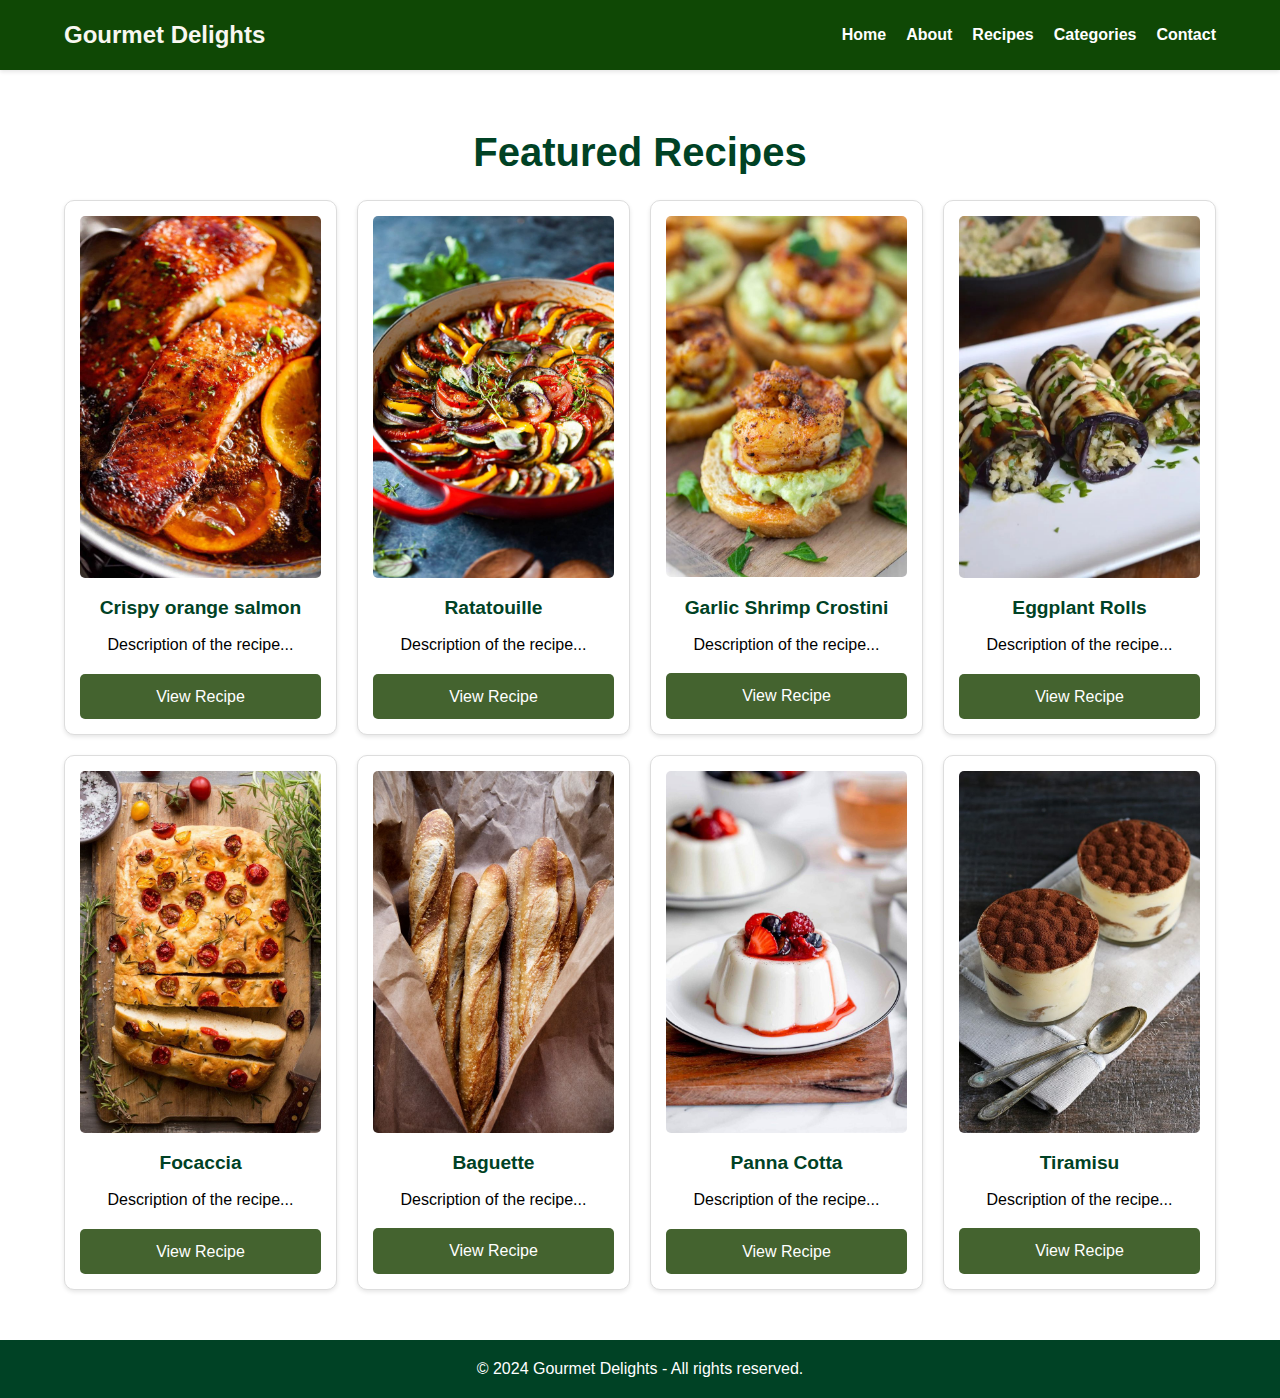
<file: Recipes.html>
<!DOCTYPE html>
<html lang="en">
<head>
    <meta charset="UTF-8">
    <meta name="viewport" content="width=device-width, initial-scale=1.0">
    <title>Recipes - Gourmet Delights</title>
    <link rel="stylesheet" href="styles.css">
</head>
<body>
    <!-- Body tag wraps the content visible on the page -->
    <header>
        <!-- Header section typically contains introductory content or navigational links -->
        <div class="header-content">
            <!-- Container for header elements, styled using CSS -->
            <a href="index.html" style="text-decoration: none; color: inherit;">
                <h1>Gourmet Delights</h1>
                <!-- Main heading of the website indicating the name of the site -->
            </a>
            <nav> <!-- Navigation block for major pages of the site -->
                <ul>
                    <li><a href="index.html">Home</a></li>
                    <li><a href="About.html">About</a></li>
                    <li><a href="Recipes.html">Recipes</a></li>
                    <li><a href="Categories.html">Categories</a></li>
                    <li><a href="Contact.html">Contact</a></li>
                </ul>
            </nav>
        </div>
    </header>

    <main>
         <!-- Main content of the webpage -->
        <section class="recipes">
            <!-- Section dedicated to featured recipes -->
            <h2>Featured Recipes</h2>
            <!-- Heading for the recipes section -->
            <div class="recipe-gallery">
                <!-- Individual recipe items will be populated here -->
                <div class="recipe-item">
                    <img src="img/Salmon.jpg" alt="Crispy honey orange glazed salmon">
                    <h3>Crispy orange salmon</h3>
                    <p>Description of the recipe...</p>
                    <!-- Link to recipe details -->
                    <a href="Categories.html" class="recipe-button">View Recipe</a>
                </div>
                
                <div class="recipe-item">
                    <img src="img/Classic French Ratatouille.jpg" alt="Ratatouille">
                    <h3>Ratatouille</h3>
                    <p>Description of the recipe...</p>
                    <!-- Link to recipe details -->
                    <a href="Categories.html" class="recipe-button">View Recipe</a>
                </div>

                <div class="recipe-item">
                    <img src="img/Garlic Shrimp Crostini.jpg" alt="Garlic Shrimp Crostini">
                    <h3>Garlic Shrimp Crostini</h3>
                    <p>Description of the recipe...</p>
                    <!-- Link to recipe details -->
                    <a href="Categories.html" class="recipe-button">View Recipe</a>
                </div>

                <div class="recipe-item">
                    <img src="img/Herby Couscous Stuffed Eggplant Rolls.jpg" alt="Herby Couscous Stuffed Eggplant Rolls">
                    <h3>Eggplant Rolls</h3>
                    <p>Description of the recipe...</p>
                    <!-- Link to recipe details -->
                    <a href="Categories.html" class="recipe-button">View Recipe</a>
                </div>

                <div class="recipe-item">
                    <img src="img/Rosemary Garlic Focaccia.jpg" alt="Rosemary Garlic Focaccia">
                    <h3>Focaccia</h3>
                    <p>Description of the recipe...</p>
                    <!-- Link to recipe details -->
                    <a href="Categories.html" class="recipe-button">View Recipe</a>
                </div>

                <div class="recipe-item">
                    <img src="img/Baguette.jpg" alt="Baguette">
                    <h3>Baguette</h3>
                    <p>Description of the recipe...</p>
                    <!-- Link to recipe details -->
                    <a href="Categories.html" class="recipe-button">View Recipe</a>
                </div>

                <div class="recipe-item">
                    <img src="img/Vanilla Panna Cotta.jpg" alt="Vanilla Panna Cotta">
                    <h3>Panna Cotta</h3>
                    <p>Description of the recipe...</p>
                    <!-- Link to recipe details -->
                    <a href="Categories.html" class="recipe-button">View Recipe</a>
                </div>

                <div class="recipe-item">
                    <img src="img/Tiramisu.jpg" alt="Tiramisu">
                    <h3>Tiramisu</h3>
                    <p>Description of the recipe...</p>
                    <!-- Link to recipe details -->
                    <a href="Categories.html" class="recipe-button">View Recipe</a>
                </div>
            </div>
        </section>
    </main>

    <footer>
        <!-- Footer section of the webpage, typically contains copyright and other essential information -->
        <p>© 2024 Gourmet Delights - All rights reserved.</p>
        <!-- Copyright statement for the website -->
    </footer>
</body>
</html>
</file>
<file: styles.css>
/* Basic Reset */
* {
    margin: 0;
    padding: 0;
    box-sizing: border-box;
}

/* Global Styles */
body {
    font-family: 'Open Sans', Arial, sans-serif;
    line-height: 1.6;
}

/* Header Styles */
header {
    background-color: #0f4805; /* Adjusted to a light background */
    padding: 1rem 0;
    box-shadow: 0 2px 4px rgba(0, 0, 0, 0.1); /* Subtle shadow for depth */
}

.header-content {
    width: 90%;
    margin: 0 auto;
    display: flex;
    justify-content: space-between;
    align-items: center;
}

.header-content h1 {
    font-size: 1.5em;
    color: #f8f7f1; /* Styling the logo text */
}

/* Navigation Styles */
nav ul {
    list-style: none;
    display: flex;
}

nav ul li {
    margin-left: 20px;
}

nav ul li a {
    color: #ffffff;
    text-decoration: none;
    font-weight: bold;
}

nav ul li a:hover {
    color: #44632f;
}

/* Hero Section Styles */
.hero {
    background: url(img/background.jpg) no-repeat center center/cover;
    padding: 50px 0;
    color: #fff;
    text-align: left;
}

.hero-content {
    width: 90%;
    max-width: 1200px; /* Set a max-width for large screens */
    margin: 0 auto; /* Center the hero content */
    display: flex;
    align-items: left;
    flex-direction: column; /* Stack the elements */
    justify-content: space-between; 
    height: 100%;
    padding: 100px 0;
    color: #1c0042
}



.hero h2 {
    font-size: 2.8rem; /*/
    font-weight: bold;
   /* margin-top: 0.5rem; /* 
    width: 60%;
}

.description {
    /*margin-bottom: 2rem;*/
    width: 60%;
}

.cta-container {
    text-align: left; 
    margin-top: 2rem; 
    align-items: left;
}
.cta-button {
    display: inline-block;
    padding: 10px 20px;
    background-color: #44632f;
    color: #fff;
    text-decoration: none;
    border: none;
    border-radius: 5px;
    transition: background-color 0.3s;
}

.cta-button:hover {
    background-color: #365124;
}

/* Footer Styles */
footer {
    background-color: #004225;
    color: #fff;
    text-align: center;
    padding: 1rem 0;
    position: relative;
    bottom: 0;
    width: 100%;
}

/* Media Queries for Responsiveness */
@media (max-width: 768px) {
    .hero-content {
        flex-direction: column;
    }

    .hero h2, .sub-heading, .description {
        width: 100%; 
    }

    .cta-container {
        text-align: center; /* Center the button on smaller screens */
        margin-left: 0;
    }
}

/***** Page About*****************************/
/* About Section Styles */
.about {
    display: flex;
    align-items: center;
    justify-content: center;
    /*margin: 50px 0;*/
}

.about-image {
    flex-basis: 50%;

    background: url(img/AboutUs.jpg) no-repeat center center/cover;
    height: 550px; 
}


.about-text {
    flex-basis: 50%;
    padding: 0 20px;
}

.about-text h2 {
    font-size: 2rem;
    color: #004225;
    margin-bottom: 1rem;
}

.about-text p {
    font-size: 1rem;
    line-height: 1.6;
    color: #333;
}

/* Responsive Design for the About Section */
@media (max-width: 768px) {
    .about {
        flex-direction: column;
        text-align: center;
    }

    .about-image {
        width: 80%;
        margin: 0 auto;
        height: 200px; 
    }

    .about-text {
        width: 90%;
        margin-top: 20px;
    }
}

/* Recipes Section Styles */
.recipes {
    width: 90%;
    max-width: 1200px;
    margin: 50px auto; /* Centers the content */
    text-align: center; /* Aligns text to the center */
}

.recipes h2 {
    font-size: 2.5rem;
    margin-bottom: 1rem;
    color: #004225;
}

.recipe-gallery {
    display: grid;
    grid-template-columns: repeat(auto-fill, minmax(250px, 1fr)); /* Creates a responsive grid */
    gap: 20px;
}

.recipe-item {
    background: #fff;
    border: 1px solid #ddd;
    padding: 15px;
    border-radius: 10px;
    box-shadow: 0 2px 4px rgba(0, 0, 0, 0.1);
}

.recipe-item img {
    width: 100%;
    height: auto;
    border-radius: 5px;
}

.recipe-item h3 {
    font-size: 1.2rem;
    margin-top: 0.5rem;
    color: #004225;
}

.recipe-item p {
    font-size: 1rem;
    margin-top: 0.5rem;
}

.recipe-button {
    display: block;
    padding: 10px 20px;
    background-color: #44632f;
    color: #fff;
    text-decoration: none;
    border-radius: 5px;
    margin-top: 1rem;
    transition: background-color 0.3s ease;
}

.recipe-button:hover {
    background-color: #365124;
}

/* Responsive Grid Adjustments */
@media (max-width: 768px) {
    .recipe-gallery {
        grid-template-columns: 1fr; /* Stack the items on smaller screens */
    }
}

/* Categories Section Styles */
.categories {
    text-align: center;
    margin: 50px auto;
}

.category-gallery {
    display: flex;
    flex-wrap: wrap;
    justify-content: space-around;
    padding: 20px;
}

.category-item {
    width: 200px; /* Size of the category circle */
    margin: 25px;
    text-decoration: none;
    color: #0b3b1d; 
}

.category-item h3 {
    margin-top: 10px; 
}

.category-image {
    width: 200px;
    height: 200px;
    border-radius: 50%; /* Makes the image round */
    background-size: cover;
    background-position: center;
    margin: 0 auto; /* Centers the image */
}

/* Responsive Adjustments for the Category Gallery */
@media (max-width: 768px) {
    .category-gallery {
        flex-direction: column;
        align-items: center;
    }

    .category-item {
        width: 150px; /* Smaller size for mobile */
    }

    .category-image {
        width: 150px;
        height: 150px;
    }
}


/***********************
/* MainDish Section Styles */
.MainDish-gallery {
    display: flex;
    flex-wrap: wrap;
    justify-content: space-around;
}

.MainDish-item {
    display: flex;
    align-items: center;
    background: #f8f7f1;
    margin-bottom: 20px;
    border-radius: 10px;
    overflow: hidden;
}

.MainDish-image {
    width: 40%;
    object-fit: cover;
}

.MainDish-text {
    width: 60%;
    padding: 20px;
}

/* Responsive Adjustments */
@media (max-width: 768px) {
    .baking-item {
        flex-direction: column;
    }

    .baking-image {
        width: 100%;
    }

    .baking-text {
        width: 100%;
    }
}

/****************************
/* Appetizers Section Styles */
.appetizers {
    text-align: left;
    margin: 50px auto;
    padding: 20px;
}

.page-title {
    text-align: center;
    font-size: 2.5rem;
    color: #004225; 
    margin-top: 20px;
    margin-bottom: 20px;
    
}

.appetizer-gallery {
    display: flex;
    flex-wrap: wrap;
    justify-content: space-around;
    gap: 20px;
}

.appetizer-item {
    display: flex;
    align-items: center;
    margin-bottom: 20px;
    background: #f8f7f1;
    border-radius: 10px;
    overflow: hidden;
}

.appetizer-image {
    width: 40%;
    object-fit: cover;
    width: 250px;
}

.appetizer-item img {
    flex: 0 0 40%; 
    height: auto; 
    object-fit: cover; 
    width: 250px;
}

.appetizer-text {
    width: 60%;
    padding: 20px;
}

.appetizer-text h3 {
    color: #004225;
    margin-bottom: 0.5rem;
}

/* Responsive Adjustments */
@media (max-width: 768px) {
    .appetizer-item {
        flex-direction: column;
    }

    .appetizer-image {
        width: 100%;
    }

    .appetizer-text {
        width: 100%;
    }
}

/* Baking Section Styles */
.baking-gallery {
    display: flex;
    flex-wrap: wrap;
    justify-content: space-around;
}

.baking-item {
    display: flex;
    align-items: center;
    background: #f8f7f1;
    margin-bottom: 20px;
    border-radius: 10px;
    overflow: hidden;
}

.baking-image {
    width: 40%;
    object-fit: cover;
}

.baking-text {
    width: 60%;
    padding: 20px;
}

/* Responsive Adjustments */
@media (max-width: 768px) {
    .baking-item {
        flex-direction: column;
    }

    .baking-image {
        width: 100%;
    }

    .baking-text {
        width: 100%;
    }
}

/* Dessert Gallery Styles */
.dessert-gallery {
    display: flex;
    flex-wrap: wrap;
    justify-content: space-around;
}

.dessert-item {
    display: flex;
    align-items: center;
    background: #f8f7f1;
    margin-bottom: 20px;
    border-radius: 10px;
    overflow: hidden;
}

.dessert-image {
    width: 40%;
    object-fit: cover;
}

.dessert-text {
    width: 60%;
    padding: 20px;
}

/* Responsive Adjustments */
@media (max-width: 768px) {
    .dessert-item {
        flex-direction: column;
    }

    .dessert-image {
        width: 100%;
    }

    .dessert-text {
        width: 100%;
    }
}

/* Contact Form Styles */
.contact-form {
    width: 60%;
    margin: 0 auto;
    padding: 20px;
    box-shadow: 0 0 10px rgba(0,0,0,0.1);
}

.contact-form textarea {
    width: 100%;
    padding: 10px;
    margin-bottom: 10px;
    border: 1px solid #ccc;
    border-radius: 5px;
    resize: none; 
}
.contact-form form {
    display: grid;
    grid-gap: 20px;
    padding: 20px;
}

.contact-form label {
    margin-bottom: 5px;
}

.contact-form input[type="text"],
.contact-form input[type="email"] {
    width: 100%;
    padding: 10px;
    margin-bottom: 10px;
    border: 1px solid #ccc;
    border-radius: 5px;
}

.contact-form button {
    padding: 10px 20px;
    background-color: #004225;
    color: white;
    border: none;
    border-radius: 5px;
    cursor: pointer;
}

.contact-form button:hover {
    background-color: #003214;
}

/* Contact Info Styles */
.contact-info {
    width: 60%;
    margin: 40px auto;
    padding: 20px;
    text-align: center;
    box-shadow: 0 0 10px rgba(0,0,0,0.1);
}

.contact-info h2 {
    color: #004225;
}

/* Adjustments for mobile views */
@media (max-width: 768px) {
    .contact-form,
    .contact-info {
        width: 90%;
    }
}
</file>
